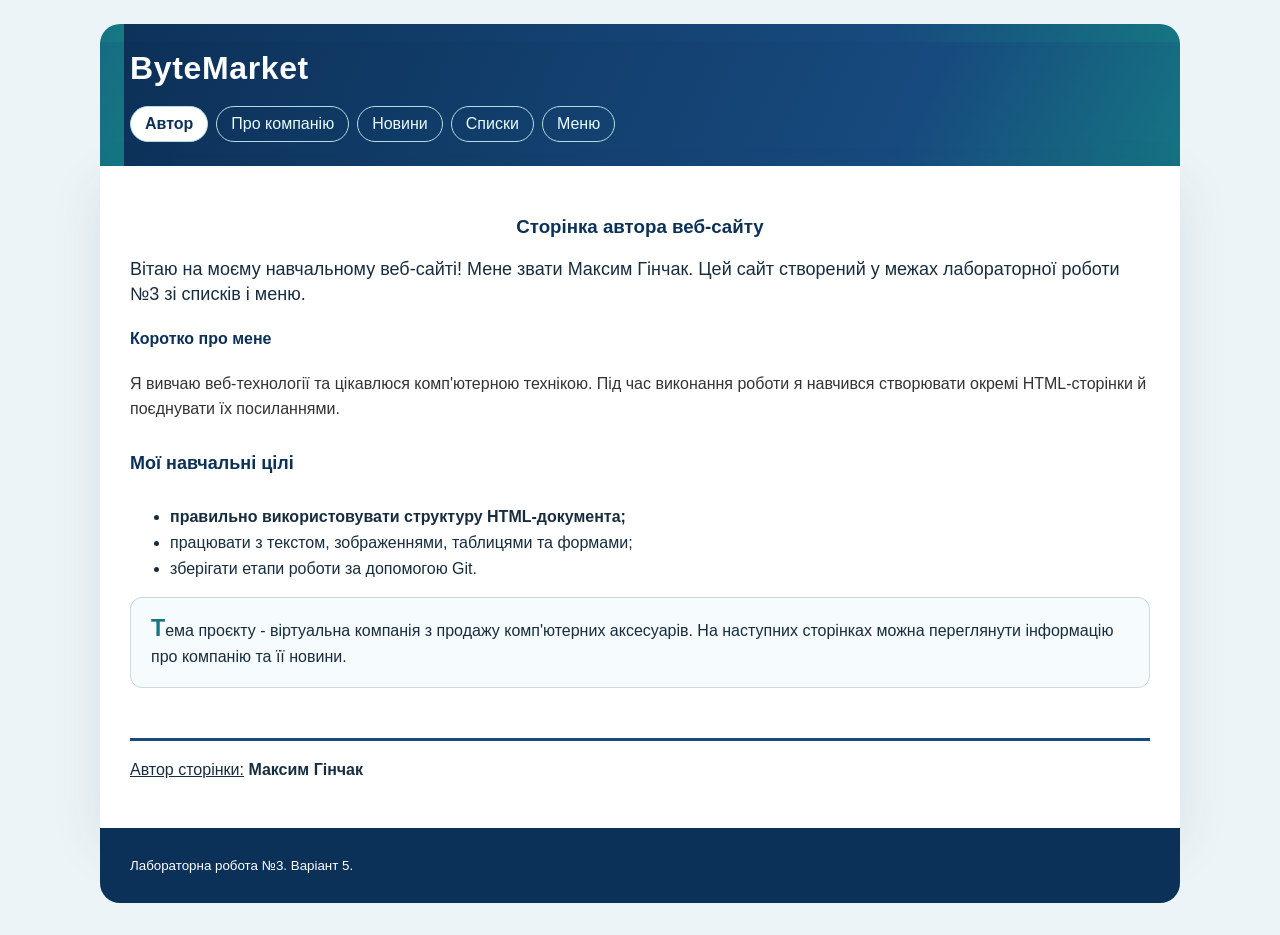
<file: index.html>
<!DOCTYPE html>
<html lang="uk">
<head>
  <meta charset="UTF-8">
  <meta name="Author" content="Максим Гінчак">
  <meta name="Description" content="Сторінка автора навчального веб-сайту ByteMarket">
  <meta name="Keywords" content="HTML, автор, лабораторна робота, комп'ютерні аксесуари">
  <meta name="viewport" content="width=device-width, initial-scale=1.0">
  <title>ByteMarket - сторінка автора</title>
  <link rel="stylesheet" href="assets/css/styles.css">
</head>
<body>
  <header class="site-header">
    <h1>ByteMarket</h1>
    <nav id="site-navigation" aria-label="Головна навігація">
      <a class="active" aria-current="page" href="index.html">Автор</a>
      <a href="company.html">Про компанію</a>
      <a href="news.html">Новини</a>
      <a href="lists.html">Списки</a>
      <a href="menu.html">Меню</a>
    </nav>
  </header>

  <main class="site-main">
    <h3 id="author-title" title="Сторінка автора">Сторінка автора веб-сайту</h3>

    <p class="author-greeting" title="Привітання від автора">
      Вітаю на моєму навчальному веб-сайті! Мене звати Максим Гінчак. Цей сайт створений
      у межах лабораторної роботи №3 зі списків і меню.
    </p>

    <h4 id="about-author" title="Інформація про автора" lang="uk">Коротко про мене</h4>
    <p class="author-interests" title="Інтереси автора">
      Я вивчаю веб-технології та цікавлюся комп'ютерною технікою. Під час виконання
      роботи я навчився створювати окремі HTML-сторінки й поєднувати їх посиланнями.
    </p>

    <h5 class="author-goals" title="Навички автора">Мої навчальні цілі</h5>
    <ul>
      <li>правильно використовувати структуру HTML-документа;</li>
      <li>працювати з текстом, зображеннями, таблицями та формами;</li>
      <li>зберігати етапи роботи за допомогою Git.</li>
    </ul>

    <p class="intro-note" title="Опис проєкту">
      Тема проєкту - віртуальна компанія з продажу комп'ютерних аксесуарів.
      На наступних сторінках можна переглянути інформацію про компанію та її новини.
    </p>

    <br id="author-break" class="page-break" clear="all">
    <hr class="author-divider">

    <p>
      <u id="author-signature" title="Підпис автора" lang="uk">Автор сторінки:</u>
      <b id="author-name" class="author" lang="uk">Максим Гінчак</b>
    </p>
  </main>

  <footer class="site-footer">
    <small>Лабораторна робота №3. Варіант 5.</small>
  </footer>
</body>
</html>
</file>
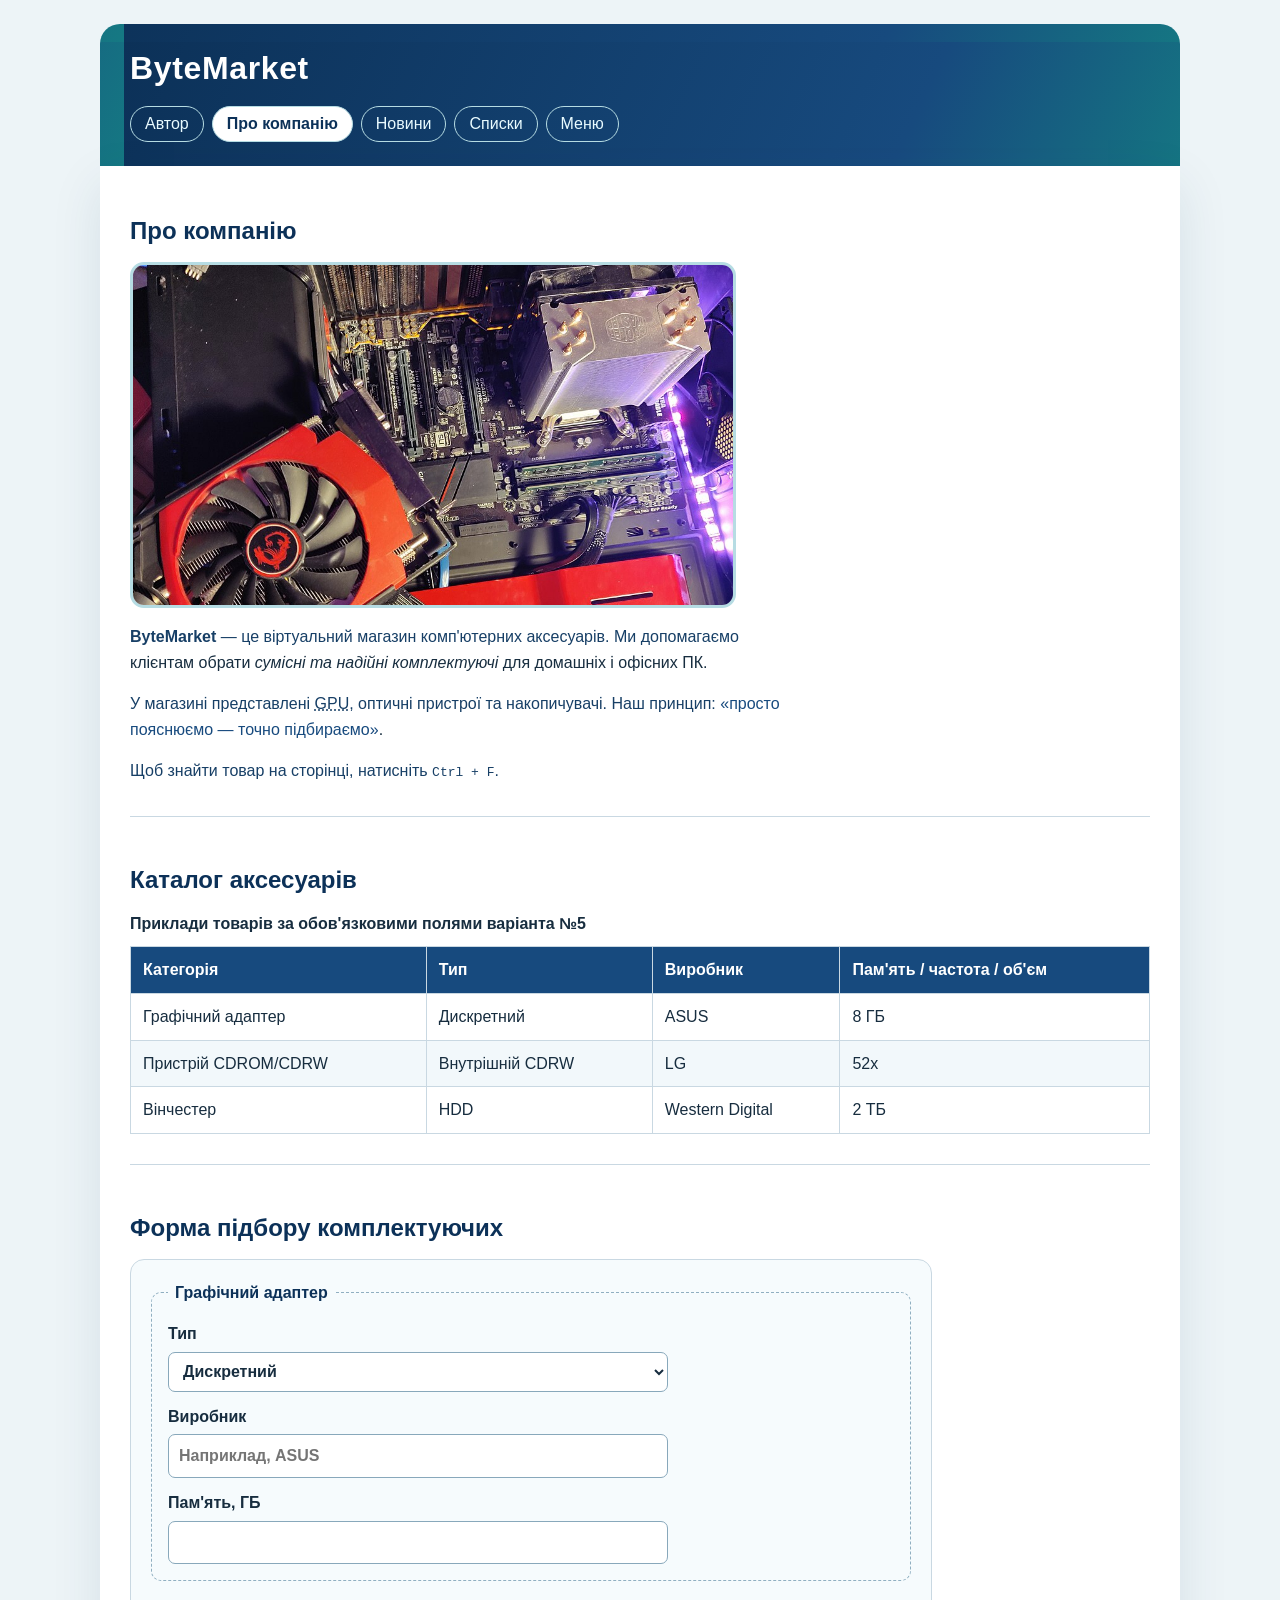
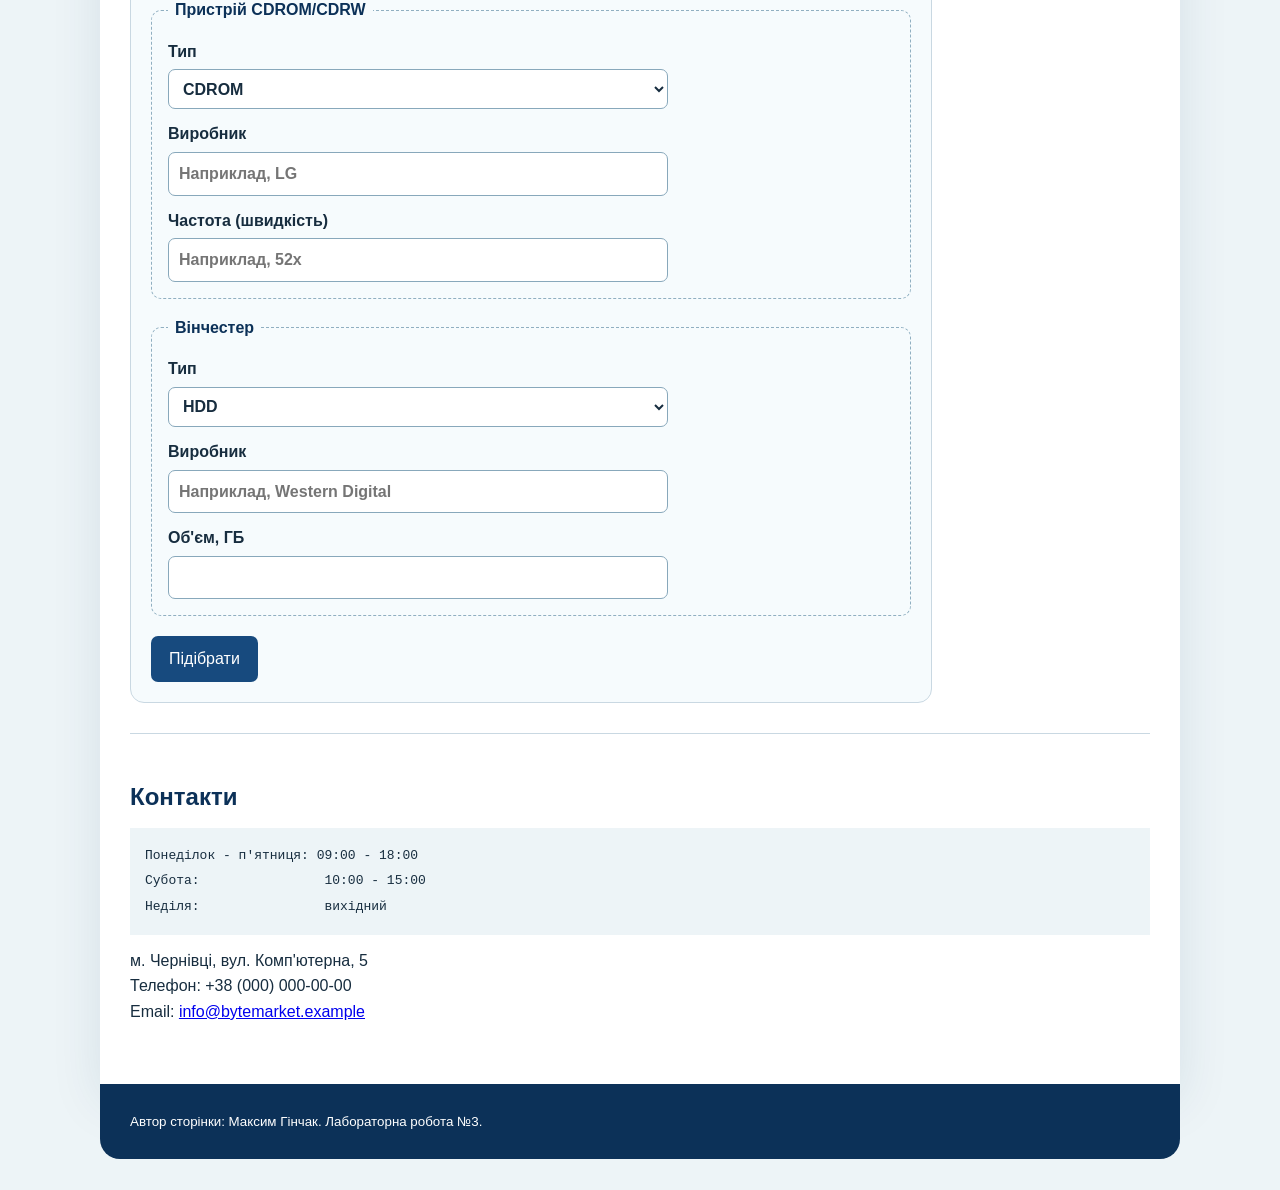
<file: company.html>
<!DOCTYPE html>
<html lang="uk">
<head>
  <meta charset="UTF-8">
  <meta name="Author" content="Максим Гінчак">
  <meta name="Description" content="Інформація про віртуальну компанію ByteMarket">
  <meta name="Keywords" content="комп'ютерні аксесуари, графічний адаптер, CDROM, CDRW, вінчестер">
  <meta name="viewport" content="width=device-width, initial-scale=1.0">
  <title>ByteMarket — про компанію</title>
  <link rel="stylesheet" href="assets/css/styles.css">
</head>
<body>
  <header class="site-header">
    <h1>ByteMarket</h1>
    <nav id="site-navigation" aria-label="Головна навігація">
      <a href="index.html">Автор</a>
      <a class="active" aria-current="page" href="company.html">Про компанію</a>
      <a href="news.html">Новини</a>
      <a href="lists.html">Списки</a>
      <a href="menu.html">Меню</a>
    </nav>
  </header>

  <main class="site-main">
    <section class="content-section">
      <h2>Про компанію</h2>
      <img
        id="company-image"
        title="Комп'ютер із графічним адаптером"
        lang="uk"
        dir="ltr"
        src="assets/images/graphics-card.jpg"
        class="main-image"
        alt="Внутрішні компоненти комп'ютера з графічним адаптером">

      <p>
        <strong id="company-name" title="Назва віртуальної компанії">ByteMarket</strong> —
        це віртуальний магазин комп'ютерних аксесуарів. Ми допомагаємо клієнтам обрати
        <em class="important" lang="uk">сумісні та надійні комплектуючі</em> для домашніх і офісних ПК.
      </p>

      <p>
        У магазині представлені <abbr class="term" lang="uk" title="графічні процесори">GPU</abbr>,
        оптичні пристрої та накопичувачі. Наш принцип:
        <q id="company-quote" dir="ltr">просто пояснюємо — точно підбираємо</q>.
      </p>

      <p>Щоб знайти товар на сторінці, натисніть <kbd class="keyboard" lang="uk">Ctrl + F</kbd>.</p>
    </section>

    <section class="content-section">
      <h2>Каталог аксесуарів</h2>
      <table>
        <caption>Приклади товарів за обов'язковими полями варіанта №5</caption>
        <thead>
          <tr>
            <th>Категорія</th>
            <th>Тип</th>
            <th>Виробник</th>
            <th>Пам'ять / частота / об'єм</th>
          </tr>
        </thead>
        <tbody>
          <tr>
            <td>Графічний адаптер</td>
            <td>Дискретний</td>
            <td>ASUS</td>
            <td>8 ГБ</td>
          </tr>
          <tr>
            <td>Пристрій CDROM/CDRW</td>
            <td>Внутрішній CDRW</td>
            <td>LG</td>
            <td>52x</td>
          </tr>
          <tr>
            <td>Вінчестер</td>
            <td>HDD</td>
            <td>Western Digital</td>
            <td>2 ТБ</td>
          </tr>
        </tbody>
      </table>
    </section>

    <section class="content-section">
      <h2>Форма підбору комплектуючих</h2>
      <form action="#" method="get">
        <fieldset>
          <legend>Графічний адаптер</legend>
          <label>Тип
            <select name="gpu-type">
              <option>Дискретний</option>
              <option>Інтегрований</option>
            </select>
          </label>
          <label>Виробник <input type="text" name="gpu-manufacturer" placeholder="Наприклад, ASUS"></label>
          <label>Пам'ять, ГБ <input type="number" name="gpu-memory" min="1" max="48"></label>
        </fieldset>

        <fieldset>
          <legend>Пристрій CDROM/CDRW</legend>
          <label>Тип
            <select name="optical-type">
              <option>CDROM</option>
              <option>CDRW</option>
            </select>
          </label>
          <label>Виробник <input type="text" name="optical-manufacturer" placeholder="Наприклад, LG"></label>
          <label>Частота (швидкість) <input type="text" name="optical-speed" placeholder="Наприклад, 52x"></label>
        </fieldset>

        <fieldset>
          <legend>Вінчестер</legend>
          <label>Тип
            <select name="drive-type">
              <option>HDD</option>
              <option>SSD</option>
            </select>
          </label>
          <label>Виробник <input type="text" name="drive-manufacturer" placeholder="Наприклад, Western Digital"></label>
          <label>Об'єм, ГБ <input type="number" name="drive-capacity" min="128" step="128"></label>
        </fieldset>

        <button type="submit">Підібрати</button>
      </form>
    </section>

    <section class="content-section">
      <h2>Контакти</h2>
      <pre id="work-hours" title="Графік роботи">
Понеділок - п'ятниця: 09:00 - 18:00
Субота:                10:00 - 15:00
Неділя:                вихідний</pre>

      <address dir="ltr">
        м. Чернівці, вул. Комп'ютерна, 5<br>
        Телефон: +38 (000) 000-00-00<br>
        Email: <a href="mailto:info@bytemarket.example">info@bytemarket.example</a>
      </address>
    </section>
  </main>

  <footer class="site-footer">
    <small>Автор сторінки: Максим Гінчак. Лабораторна робота №3.</small>
  </footer>
</body>
</html>
</file>
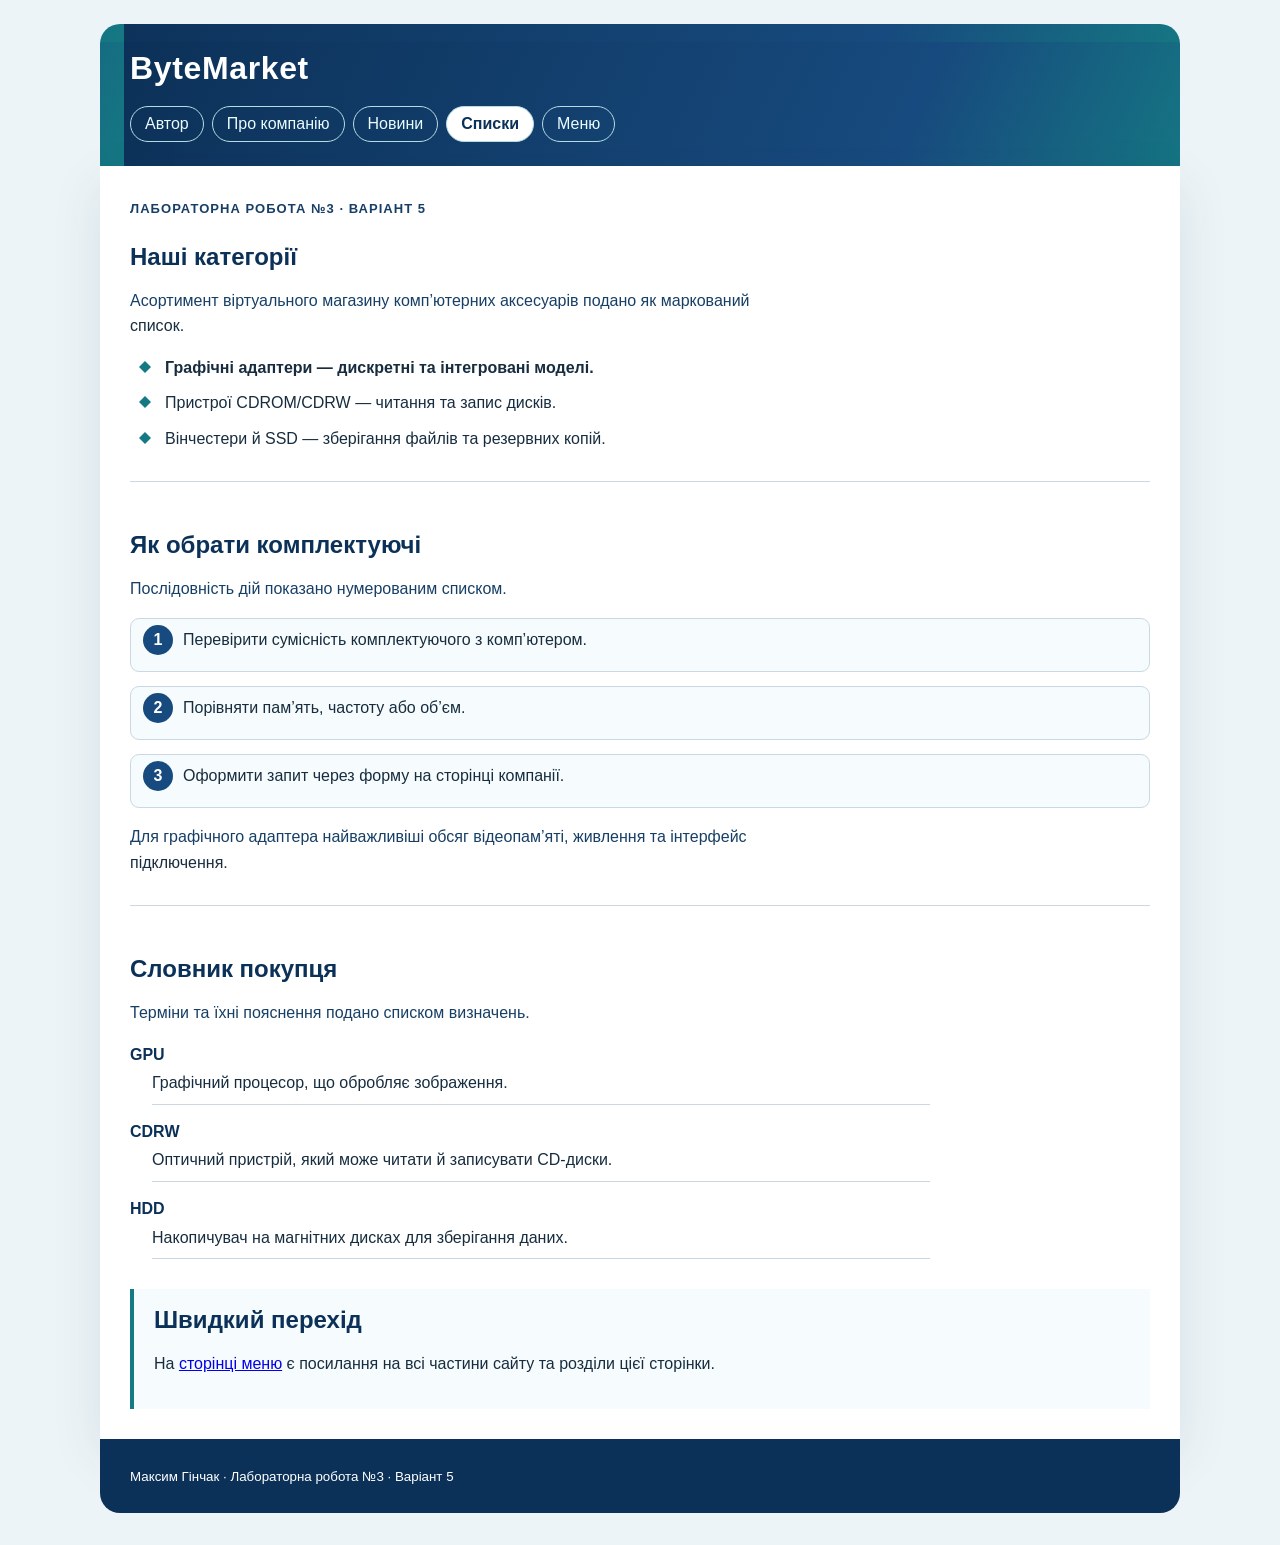
<file: lists.html>
<!DOCTYPE html>
<html lang="uk">
<head>
  <meta charset="UTF-8">
  <meta name="Author" content="Максим Гінчак">
  <meta name="Description" content="Списки товарів і послуг ByteMarket — лабораторна робота №3">
  <meta name="viewport" content="width=device-width, initial-scale=1.0">
  <title>ByteMarket — списки товарів</title>
  <link rel="stylesheet" href="assets/css/styles.css">
</head>
<body>
  <header class="site-header">
    <h1>ByteMarket</h1>
    <nav id="site-navigation" aria-label="Головна навігація">
      <a href="index.html">Автор</a>
      <a href="company.html">Про компанію</a>
      <a href="news.html">Новини</a>
      <a class="active" aria-current="page" href="lists.html">Списки</a>
      <a href="menu.html">Меню</a>
    </nav>
  </header>

  <main class="site-main">
    <section class="content-section" id="categories">
      <p class="eyebrow">Лабораторна робота №3 · Варіант 5</p>
      <h2>Наші категорії</h2>
      <p>Асортимент віртуального магазину комп’ютерних аксесуарів подано як маркований список.</p>
      <ul class="catalog-list" compact title="Категорії ByteMarket" start="1">
        <li class="catalog-item" id="graphics-item" title="Графічні адаптери">Графічні адаптери — дискретні та інтегровані моделі.</li>
        <li class="catalog-item" id="optical-item" title="Оптичні пристрої">Пристрої CDROM/CDRW — читання та запис дисків.</li>
        <li class="catalog-item" id="storage-item" title="Накопичувачі">Вінчестери й SSD — зберігання файлів та резервних копій.</li>
      </ul>
    </section>

    <section class="content-section" id="selection-steps">
      <h2>Як обрати комплектуючі</h2>
      <p>Послідовність дій показано нумерованим списком.</p>
      <ol class="steps-list" id="buying-steps" type="1" compact>
        <li class="step-item" id="step-compatibility" title="Сумісність">Перевірити сумісність комплектуючого з комп’ютером.</li>
        <li class="step-item" id="step-specifications" title="Характеристики">Порівняти пам’ять, частоту або об’єм.</li>
        <li class="step-item" id="step-order" title="Замовлення">Оформити запит через форму на сторінці компанії.</li>
      </ol>
      <p>Для графічного адаптера найважливіші обсяг відеопам’яті, живлення та інтерфейс підключення.</p>
    </section>

    <section class="content-section" id="terms">
      <h2>Словник покупця</h2>
      <p>Терміни та їхні пояснення подано списком визначень.</p>
      <dl class="terms-list" title="Визначення основних термінів" style="margin-bottom: 20px;">
        <dt>GPU</dt>
        <dd class="term-definition" title="Графічний процесор">Графічний процесор, що обробляє зображення.</dd>
        <dt>CDRW</dt>
        <dd class="term-definition" title="Оптичний привід">Оптичний пристрій, який може читати й записувати CD-диски.</dd>
        <dt>HDD</dt>
        <dd class="term-definition" title="Вінчестер">Накопичувач на магнітних дисках для зберігання даних.</dd>
      </dl>
    </section>

    <aside class="list-callout">
      <h2>Швидкий перехід</h2>
      <p>На <a href="menu.html">сторінці меню</a> є посилання на всі частини сайту та розділи цієї сторінки.</p>
    </aside>
  </main>
  <footer class="site-footer"><small>Максим Гінчак · Лабораторна робота №3 · Варіант 5</small></footer>
</body>
</html>
</file>
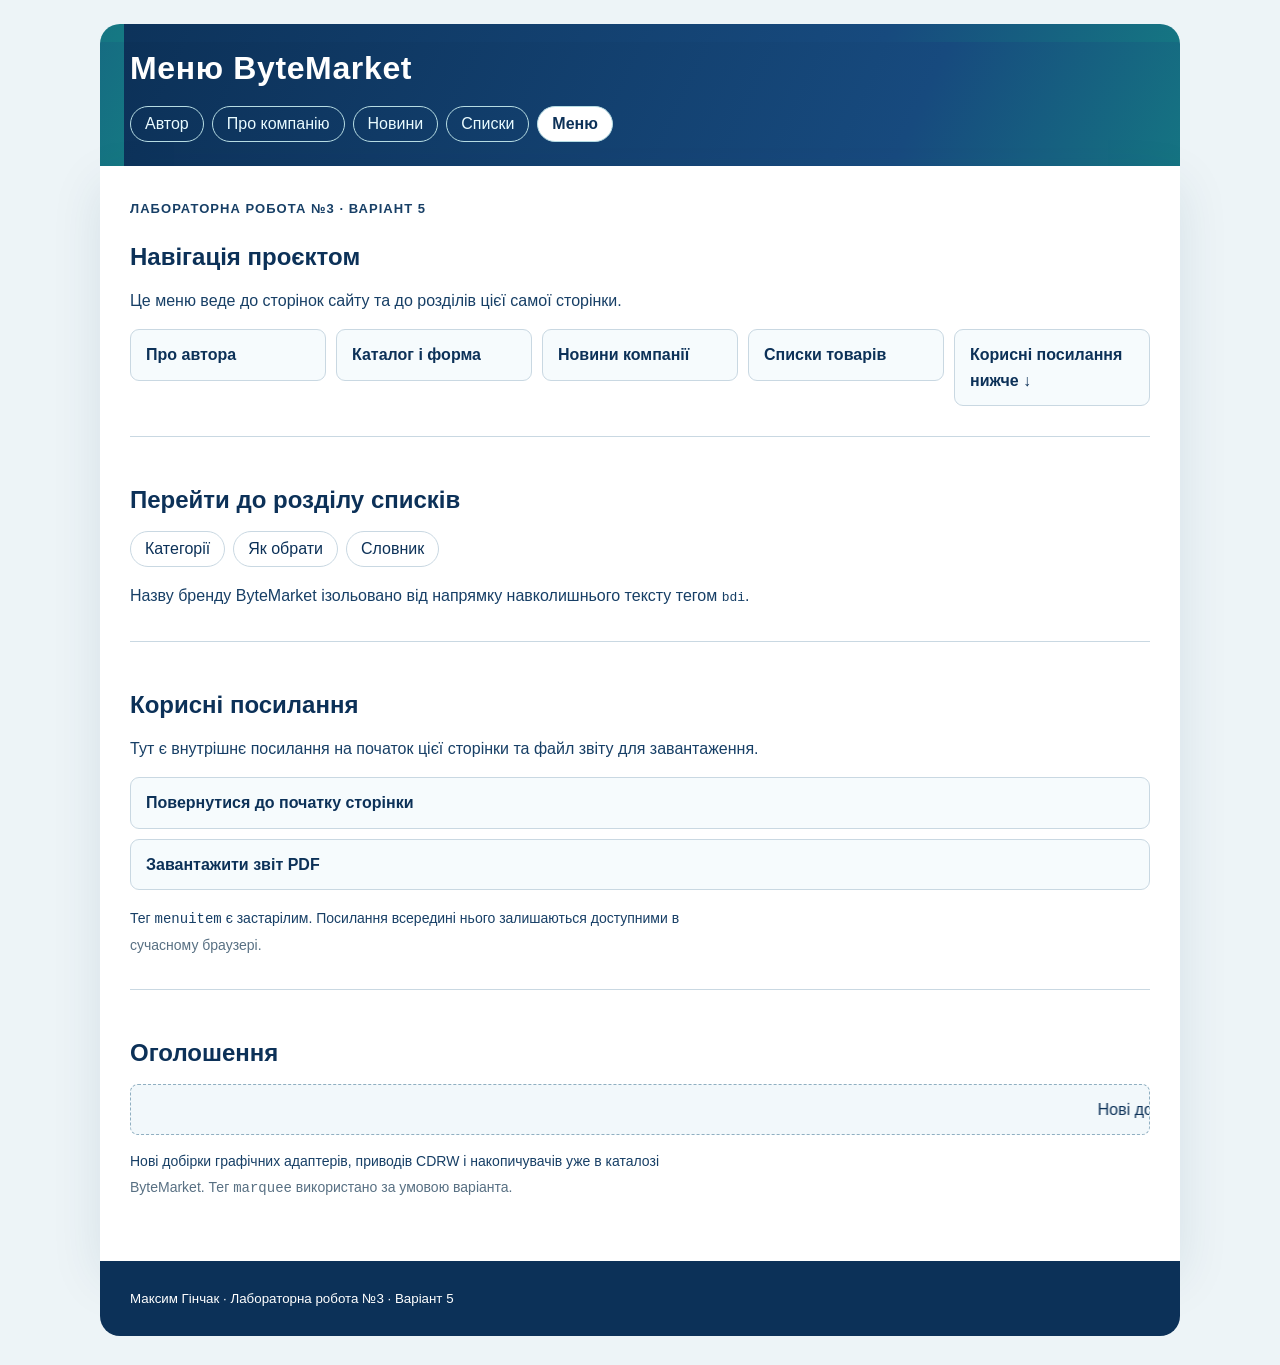
<file: menu.html>
<!DOCTYPE html>
<html lang="uk">
<head>
  <meta charset="UTF-8">
  <meta name="Author" content="Максим Гінчак">
  <meta name="Description" content="Меню та внутрішні посилання сайту ByteMarket — лабораторна робота №3">
  <meta name="viewport" content="width=device-width, initial-scale=1.0">
  <title>ByteMarket — меню сайту</title>
  <link rel="stylesheet" href="assets/css/styles.css">
  <link rel="icon" href="assets/images/favicon.svg" type="image/svg+xml" sizes="any" title="ByteMarket">
</head>
<body>
  <header class="site-header" id="top">
    <h1>Меню ByteMarket</h1>
    <nav id="site-navigation" aria-label="Головна навігація">
      <a href="index.html">Автор</a>
      <a href="company.html">Про компанію</a>
      <a href="news.html">Новини</a>
      <a href="lists.html">Списки</a>
      <a class="active" aria-current="page" href="menu.html">Меню</a>
    </nav>
  </header>

  <main class="site-main">
    <section class="content-section">
      <p class="eyebrow">Лабораторна робота №3 · Варіант 5</p>
      <h2>Навігація проєктом</h2>
      <p>Це меню веде до сторінок сайту та до розділів цієї самої сторінки.</p>
      <menu class="project-menu" type="toolbar" title="Меню проєкту ByteMarket" style="list-style-type: none;">
        <li><a name="author-link" id="author-link" href="index.html" target="_self" tabindex="0" accesskey="a">Про автора</a></li>
        <li><a href="company.html">Каталог і форма</a></li>
        <li><a href="news.html">Новини компанії</a></li>
        <li><a href="lists.html">Списки товарів</a></li>
        <li><a href="#useful-links">Корисні посилання нижче ↓</a></li>
      </menu>
    </section>

    <section class="content-section" id="quick-areas">
      <h2>Перейти до розділу списків</h2>
      <nav id="section-navigation" aria-label="Розділи сторінки списків">
        <a href="lists.html#categories">Категорії</a>
        <a href="lists.html#selection-steps">Як обрати</a>
        <a href="lists.html#terms">Словник</a>
      </nav>
      <p>Назву бренду <bdi id="brand-name">ByteMarket</bdi> ізольовано від напрямку навколишнього тексту тегом <code>bdi</code>.</p>
    </section>

    <section class="content-section" id="useful-links">
      <h2>Корисні посилання</h2>
      <p>Тут є внутрішнє посилання на початок цієї сторінки та файл звіту для завантаження.</p>
      <menu class="resource-menu" title="Додаткові посилання">
        <menuitem dir="ltr" class="legacy-menu-item" style="display: list-item;"><a href="#top">Повернутися до початку сторінки</a></menuitem>
        <menuitem dir="ltr" class="legacy-menu-item" style="display: list-item;"><a href="report/lab3-htmlcss-variant5.pdf" download="lab3-htmlcss-variant5.pdf">Завантажити звіт PDF</a></menuitem>
      </menu>
      <p class="legacy-note">Тег <code>menuitem</code> є застарілим. Посилання всередині нього залишаються доступними в сучасному браузері.</p>
    </section>

    <section class="content-section" id="announcement">
      <h2>Оголошення</h2>
      <marquee id="store-marquee" class="store-marquee" truespeed vspace="8" direction="left" style="color: #0c3158;" scrollamount="3">Нові добірки графічних адаптерів, приводів CDRW і накопичувачів уже в каталозі ByteMarket.</marquee>
      <p class="legacy-note">Нові добірки графічних адаптерів, приводів CDRW і накопичувачів уже в каталозі ByteMarket. Тег <code>marquee</code> використано за умовою варіанта.</p>
    </section>
  </main>
  <footer class="site-footer"><small>Максим Гінчак · Лабораторна робота №3 · Варіант 5</small></footer>
</body>
</html>
</file>
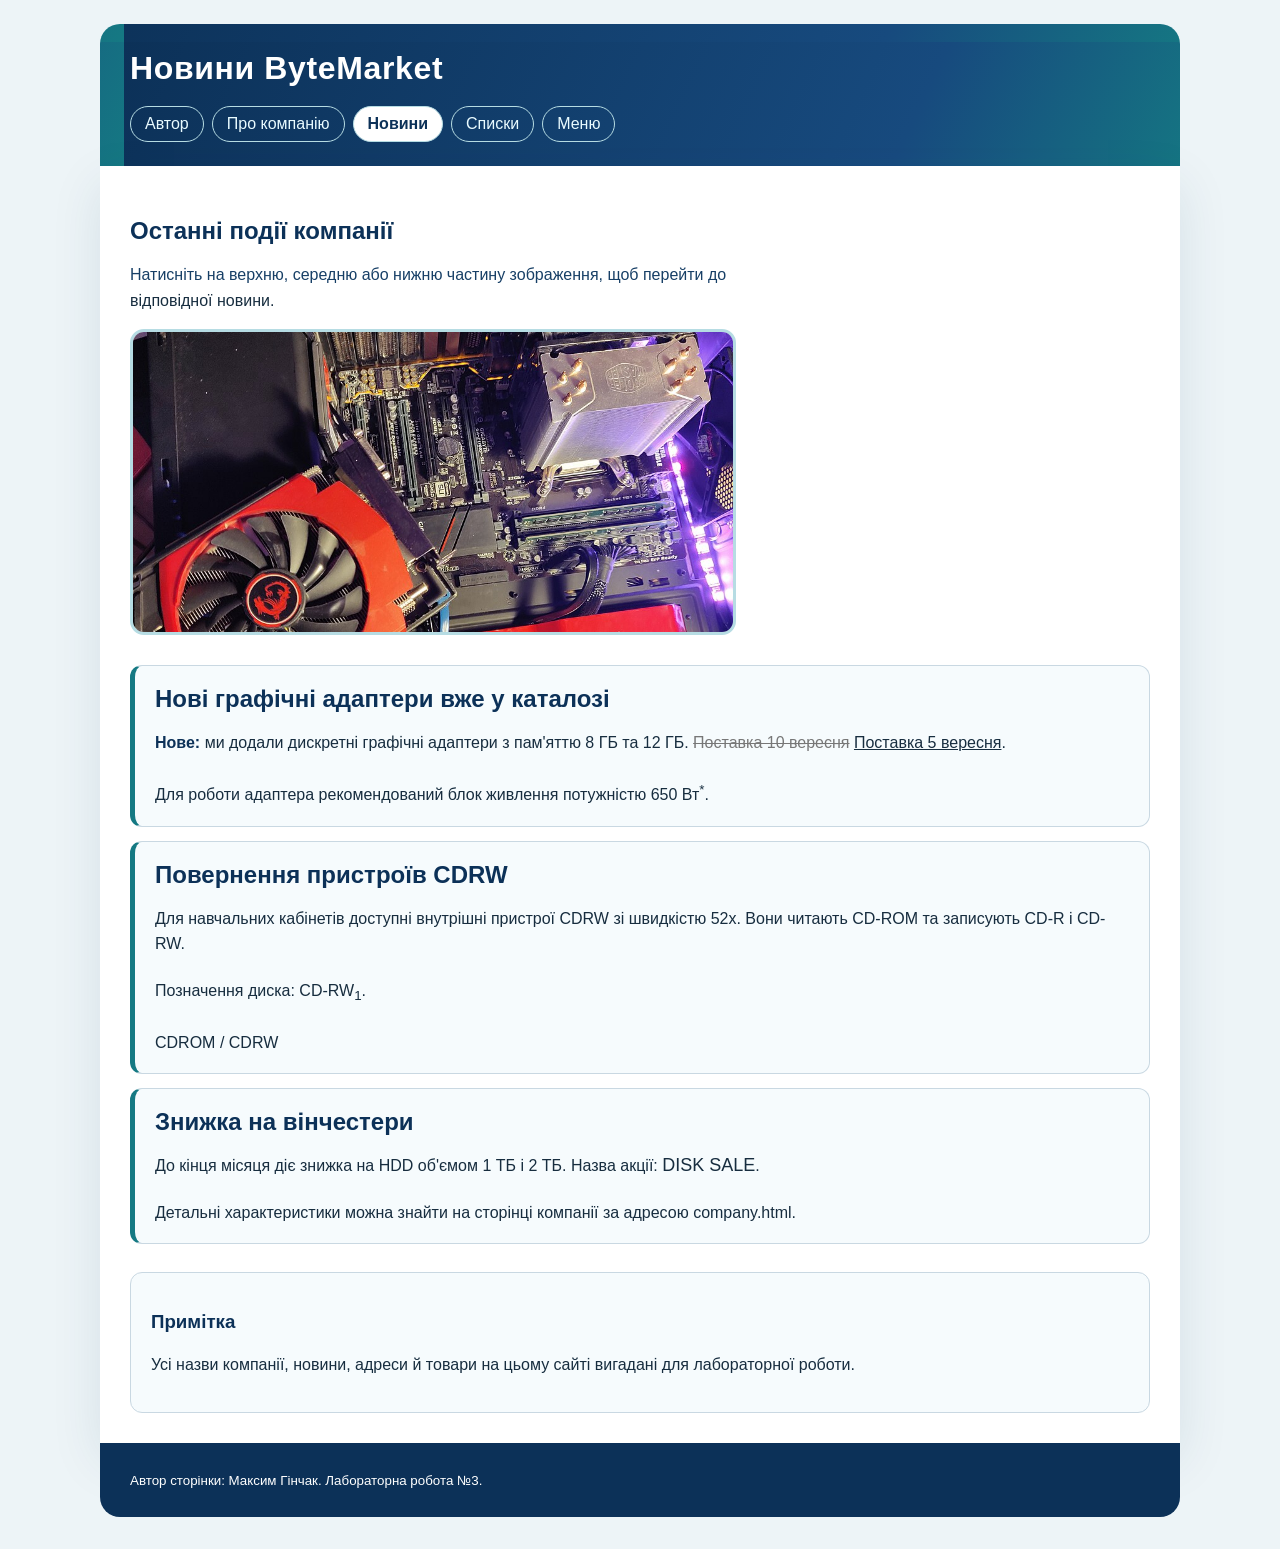
<file: news.html>
<!DOCTYPE html>
<html lang="uk">
<head>
  <meta charset="UTF-8">
  <meta name="Author" content="Максим Гінчак">
  <meta name="Description" content="Новини віртуальної компанії ByteMarket">
  <meta name="Keywords" content="новини, комп'ютерні аксесуари, ByteMarket">
  <meta name="viewport" content="width=device-width, initial-scale=1.0">
  <title>ByteMarket — новини</title>
  <link rel="stylesheet" href="assets/css/styles.css">
</head>
<body>
  <header id="news-header" class="page-header site-header">
    <h1>Новини ByteMarket</h1>
    <nav id="site-navigation" aria-label="Головна навігація">
      <a href="index.html">Автор</a>
      <a href="company.html">Про компанію</a>
      <a class="active" aria-current="page" href="news.html">Новини</a>
      <a href="lists.html">Списки</a>
      <a href="menu.html">Меню</a>
    </nav>
  </header>

  <main class="site-main">
    <section class="content-section">
      <h2>Останні події компанії</h2>
      <p>Натисніть на верхню, середню або нижню частину зображення, щоб перейти до відповідної новини.</p>

      <img
        src="assets/images/graphics-card.jpg"
        id="news-image"
        class="main-image"
        usemap="#news-map"
        alt="Комп'ютерні комплектуючі">

      <map
        name="news-map"
        tabindex="0"
        onblur=""
        accesskey="m"
        target="_self">
        <area href="#gpu-news" shape="rect" coords="0,0,960,426" lang="uk" alt="Новина про графічні адаптери">
        <area href="#optical-news" shape="rect" coords="0,427,960,852" lang="uk" alt="Новина про CDRW">
        <area href="#drive-news" shape="rect" coords="0,853,960,1280" lang="uk" alt="Новина про накопичувачі">
      </map>
    </section>

    <div id="news-list">
      <article id="gpu-news" class="news story">
        <h2>Нові графічні адаптери вже у каталозі</h2>
        <p>
          <span id="gpu-label" title="Позначка новини" class="new-label">Нове:</span>
          ми додали дискретні графічні адаптери з пам'яттю 8 ГБ та 12 ГБ.
          <del id="old-date" lang="uk">Поставка 10 вересня</del>
          <ins datetime="2026-09-01" lang="uk">Поставка 5 вересня</ins>.
        </p>
        <p>Для роботи адаптера рекомендований блок живлення потужністю 650 Вт<sup lang="uk">*</sup>.</p>
      </article>

      <article id="optical-news" class="news story">
        <h2>Повернення пристроїв CDRW</h2>
        <p>
          Для навчальних кабінетів доступні внутрішні пристрої CDRW зі швидкістю 52x.
          Вони читають CD-ROM та записують CD-R і CD-RW.
        </p>
        <p>Позначення диска: CD-RW<sub id="disk-index" class="index">1</sub>.</p>
        <p><bdo dir="ltr">CDROM / CDRW</bdo></p>
      </article>

      <article id="drive-news" class="news story">
        <h2>Знижка на вінчестери</h2>
        <p>
          До кінця місяця діє знижка на HDD об'ємом 1 ТБ і 2 ТБ. Назва акції:
          <ruby id="sale-name">DISK SALE</ruby>.
        </p>
        <p>
          Детальні характеристики можна знайти на сторінці компанії за адресою
          company.<wbr class="break-point">html.
        </p>
      </article>
    </div>

    <aside id="news-note" class="card">
      <h3>Примітка</h3>
      <p>Усі назви компанії, новини, адреси й товари на цьому сайті вигадані для лабораторної роботи.</p>
    </aside>
  </main>

  <footer class="site-footer">
    <small>Автор сторінки: Максим Гінчак. Лабораторна робота №3.</small>
  </footer>
</body>
</html>
</file>
<file: assets/css/styles.css>
/* Лабораторна робота №2, варіант 5. Основа — HTML-сторінки лабораторної №1. */
:root {
  color-scheme: light;
  --ink: #172d3f;
  --blue: #174a7e;
  --blue-dark: #0c3158;
  --aqua: #67d6c0;
  --paper: #ffffff;
  --muted: #587083;
  --line: #c9d8e2;
}

html { scroll-behavior: smooth; }
body {
  box-sizing: border-box;
  width: min(100% - 32px, 1080px);
  min-width: 280px;
  min-height: 100vh;
  margin: 0 auto;
  padding: 24px 0 32px;
  color: var(--ink);
  background-color: #edf4f7;
  background-image: url("../images/graphics-card.jpg");
  background-attachment: scroll;
  background-position: right top;
  background-size: 0 0; /* Локальне зображення підключене, але не заважає читанню. */
  font-family: -apple-system, BlinkMacSystemFont, "Segoe UI", Arial, sans-serif;
  line-height: 160%;
  direction: ltr;
  unicode-bidi: normal;
}

.site-header,
.site-footer {
  padding: 24px 30px;
  color: white;
  background-color: var(--blue-dark);
}
.site-header {
  border-radius: 20px 20px 0 0;
  background-image: linear-gradient(115deg, #0c3158, #174a7e 72%, #157983);
  background-position: 24px 18px;
  background-attachment: scroll;
}
.site-header h1 { margin: 0 0 18px; color: white; letter-spacing: .02em; }
.site-footer { border-radius: 0 0 20px 20px; }
.site-footer a { color: white; }

nav { display: flex; flex-wrap: wrap; gap: 8px; }
nav a {
  display: inline;
  padding: 8px 14px;
  border: 1px solid #b6dce3;
  border-radius: 999px;
  color: #e9fbff;
  text-decoration: none;
  line-height: normal;
}
nav a.active { background: white; color: var(--blue-dark); font-weight: 700; }
nav a:hover, nav a:focus-visible { background: #d8f9f2; color: var(--blue-dark); outline: 2px solid var(--aqua); }

.site-main {
  padding: 30px;
  background: var(--paper);
  box-shadow: 0 18px 48px #163e591a;
}
.content-section { margin-bottom: 30px; }
.content-section + .content-section { border-top: 1px solid var(--line); padding-top: 28px; }
.content-section p { max-width: 74ch; }
.content-section p:first-line { color: #173f66; }
.intro-note:first-letter { color: #157983; font-size: 1.45em; font-weight: 700; }

h1, h2, h3, h4, h5 { line-height: 1.25; }
h2, h3, h4, h5 { color: var(--blue-dark); }
h2 { margin-bottom: 16px; }
section h2 + p { margin-top: 0; } /* сусідній селектор */
article p + p { padding-top: 5px; }
ul li:first-child { font-weight: 700; }
ul li:last-child { margin-bottom: 0; }
article:last-of-type { margin-bottom: 28px; }
:lang(uk) { quotes: "«" "»"; }

img { max-width: 100%; height: auto; }
.main-image {
  display: block;
  width: min(100%, 600px);
  max-height: 340px;
  object-fit: cover;
  object-position: center 42%;
  border: 3px solid #b6dce3;
  border-radius: 14px;
}
#news-image { height: 300px; }

/* Селектори атрибутів із завдання. */
img[alt] { background-color: #e8f1f5; }
a[href="company.html"] { text-underline-offset: 3px; }
article[class~="story"] { border-left-color: #157983; }
input:enabled, select:enabled, button:enabled { cursor: pointer; }
p:empty { display: none; }

.card, .news, .intro-note {
  padding: 18px 20px;
  border: 1px solid var(--line);
  border-radius: 12px;
  background-color: #f6fbfd;
}
.news {
  margin-bottom: 14px;
  border-left: 5px solid #157983;
  overflow: visible;
}
.news h2 { margin-top: 0; }
.news p:last-child { margin-bottom: 0; }
.news .new-label { color: var(--blue-dark) !important; }
#news-note { clear: left; }
#news-note::first-line { font-weight: 600; }

/* Таблиця каталогу й демонстрація груп відображення таблиці. */
table { width: 100%; border-collapse: collapse; }
thead { display: table-header-group; }
tfoot { display: table-footer-group; }
caption { margin-bottom: 10px; font-weight: 700; text-align: left; }
th, td { padding: 10px 12px; border: 1px solid var(--line); text-align: left; }
th { color: white; background: var(--blue); }
tbody tr:nth-child(even) { background: #f2f8fb; }

form {
  max-width: 760px;
  padding: 20px;
  border: 1px solid var(--line);
  border-radius: 14px;
  background: #f6fbfd;
}
fieldset { margin: 0 0 16px; padding: 16px; border: 1px dashed #90afc1; border-radius: 10px; }
fieldset:last-of-type { margin-bottom: 20px; }
legend { padding: 0 7px; color: var(--blue-dark); font-weight: 700; }
label { display: block; margin-bottom: 12px; font-weight: 600; }
label:last-child { margin-bottom: 0; }
input, select {
  box-sizing: border-box;
  display: block;
  width: 100%;
  max-width: 500px;
  min-height: 40px;
  margin-top: 5px;
  padding: 8px 10px;
  border: 1px solid #88a8bb;
  border-radius: 7px;
  color: var(--ink);
  background: white;
  font: inherit;
}
input:focus-visible, select:focus-visible { outline: 3px solid #67d6c0; outline-color: #67d6c0; }
button {
  padding: 10px 18px;
  border: 0;
  border-radius: 7px;
  color: white;
  background: var(--blue);
  font: inherit;
}
button:hover { background: var(--blue-dark); }

pre { max-width: 100%; padding: 15px; overflow: auto; background: #edf4f7; }
address { font-style: normal; }
:where(a, button) { outline-offset: 3px; }

/* Навчальна частина: решта значень варіанта 5 показана на реальних блоках.
   display: compact і run-in — застарілі значення; сучасний браузер їх ігнорує.
   Тому для відповідних елементів наступна декларація задає працездатну заміну. */
.legacy-compact { display: compact; display: inline; }
.legacy-run-in { display: run-in; display: inline; }
.inline-table-sample { display: inline-table; }
.static-sample { position: static; z-index: auto; }
.fixed-sample { position: fixed; right: 12px; bottom: 12px; }
.float-sample { float: left; margin-right: 12px; }
.float-reset { float: none; clear: none; }
.clear-left { clear: left; }
.bidi-sample { unicode-bidi: bidi-override; direction: ltr; }
.sizing-sample { width: 100%; min-width: 12rem; height: 40px; min-height: 2rem; }
.sizing-percent { height: 50%; min-height: 25%; }
.spacing-sample {
  margin-right: auto;
  margin-bottom: auto;
  margin-left: auto;
  padding-right: 8px;
  padding-bottom: 8px;
  padding-left: 8px;
}
.spacing-fixed { margin-right: 10px; margin-bottom: 10px; margin-left: 10px; }
.border-thin { border-width: thin; border-right-width: thin; border-left-width: thin; }
.border-sized {
  border-width: 2px;
  border-right-width: 3px;
  border-left-width: 3px;
  border-bottom-color: #67d6c0;
  border-right-color: #174a7e;
  border-left-color: #174a7e;
}
.border-none { border-style: none; border-top-style: none; border-right-style: none; }
.border-groove { border-style: groove; border-top-style: groove; border-right-style: groove; }
.border-dashed { border-style: dashed; border-top-style: dashed; border-right-style: dashed; }
.border-ridge { border-style: ridge; border-top-style: ridge; border-right-style: ridge; }
.normal-line { line-height: normal; }
.percent-line { line-height: 150%; }
.align-baseline { vertical-align: baseline; }
.align-sub { vertical-align: sub; }
.align-text-bottom { vertical-align: text-bottom; }
.align-bottom { vertical-align: bottom; }
.scroll-sample { overflow: auto; }
.clip-sample { position: absolute; clip: rect(0, 100px, 30px, 0); }
.visible-sample { visibility: visible; }
.hidden-sample { visibility: hidden; }
.outline-sample { outline: 2px solid #67d6c0; outline-color: #67d6c0; }
.image-position-right { background-image: url("../images/graphics-card.jpg"); background-position: right; }
.image-position-percent { background-image: url("../images/graphics-card.jpg"); background-position: 25% 50%; }

@media (max-width: 660px) {
  body { width: 100%; padding: 0; }
  .site-header, .site-main, .site-footer { padding: 20px; border-radius: 0; }
  .site-main { overflow-x: auto; }
  th, td { padding: 8px; font-size: 14px; }
  nav a { display: inline-block; }
}

/* Оформлення, перенесене з HTML у спільний CSS. */
#author-title { text-align: center; }
.author-greeting { font-size: 18px; }
.author-interests { color: #333; }
.author-goals { font-size: 18px; text-align: left; }
.author-divider { height: 3px; border: 0; background-color: var(--blue); }
#company-quote { color: var(--blue); }
.new-label { color: var(--blue); font-weight: 700; }
#news-list { margin-top: 20px; }
#old-date { color: #777; }
#sale-name { font-size: 18px; }
.break-point { word-break: normal; }

/* Лабораторна №3: списки, меню та посилання. */
.eyebrow {
  margin: 0 0 8px;
  color: var(--muted);
  font-size: 13px;
  font-weight: 700;
  letter-spacing: .08em;
  text-transform: uppercase;
}

.catalog-list {
  list-style-type: square;
  list-style-image: url("../images/list-marker.svg");
  list-style-position: outside;
  padding-left: 28px;
}
.catalog-item { margin-bottom: 10px; padding-left: 7px; }
.catalog-item::marker { color: #157983; }

.steps-list { list-style: none; counter-reset: selection-step; padding-left: 0; }
.step-item {
  position: relative;
  min-height: 36px;
  margin: 0 0 14px;
  padding: 8px 10px 8px 52px;
  counter-increment: selection-step;
  background: #f6fbfd;
  border: 1px solid var(--line);
  border-radius: 9px;
}
.step-item::before {
  content: counter(selection-step);
  position: absolute;
  left: 12px;
  top: 6px;
  width: 30px;
  height: 30px;
  border-radius: 50%;
  color: white;
  background: var(--blue);
  text-align: center;
  line-height: 30px;
  font-weight: 700;
}
.terms-list { max-width: 800px; }
.terms-list dt { margin-top: 14px; color: var(--blue-dark); font-weight: 700; }
.terms-list dd { margin: 3px 0 0 22px; padding-bottom: 8px; border-bottom: 1px solid var(--line); }
.list-callout { padding: 16px 20px; border-left: 4px solid #157983; background: #f6fbfd; }
.list-callout h2 { margin-top: 0; }

.project-menu, .resource-menu {
  display: grid;
  gap: 10px;
  padding: 0;
  list-style: none;
}
.project-menu { grid-template-columns: repeat(auto-fit, minmax(180px, 1fr)); }
.project-menu li { margin: 0; }
.project-menu a, .resource-menu a {
  display: block;
  padding: 12px 15px;
  border: 1px solid var(--line);
  border-radius: 9px;
  background: #f6fbfd;
  color: var(--blue-dark);
  text-decoration: none;
  font-weight: 600;
}
.project-menu a:hover, .resource-menu a:hover { background: #e3f5f2; text-decoration: underline; }
#section-navigation { margin: 16px 0; }
#section-navigation a { color: var(--blue-dark); border-color: var(--line); }
.legacy-menu-item { list-style: none; }
.legacy-note { color: var(--muted); font-size: 14px; }
.store-marquee {
  display: block;
  padding: 12px;
  border: 1px dashed #90afc1;
  border-radius: 8px;
  background: #f2f8fb;
}
@media (prefers-reduced-motion: reduce) {
  html { scroll-behavior: auto; }
  .store-marquee { scroll-behavior: auto; }
}
</file>
